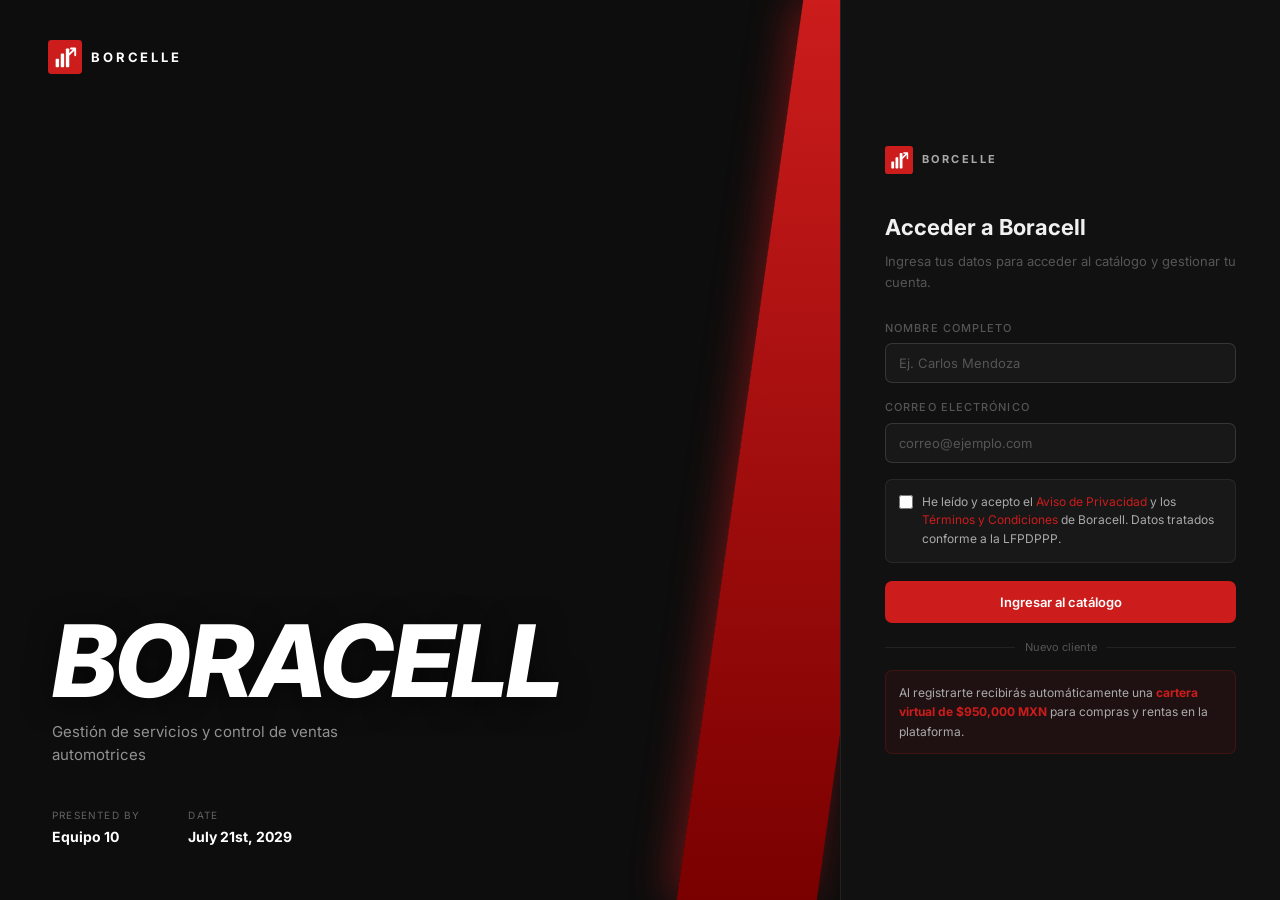
<file: index.html>
<!DOCTYPE html>
<html lang="es">
<head>
<meta charset="UTF-8">
<meta name="viewport" content="width=device-width, initial-scale=1.0">
<title>BORACELL — BMW</title>
<link rel="preconnect" href="https://fonts.googleapis.com">
<link href="https://fonts.googleapis.com/css2?family=Bebas+Neue&family=Inter:ital,wght@0,300;0,400;0,500;0,600;0,700;1,700;1,800&display=swap" rel="stylesheet">
<style>
/* ── TOKENS ── */
:root {
  --bg:   #0d0d0d;
  --bg1:  #111;
  --bg2:  #181818;
  --bg3:  #202020;
  --bg4:  #2a2a2a;
  --bdr:  rgba(255,255,255,0.07);
  --bdrm: rgba(255,255,255,0.13);
  --tx:   #f0f0f0;
  --tx2:  #aaa;
  --tx3:  #555;
  --red:  #cc1c1c;
  --red2: #e02020;
  --red3: #ff4444;
  --gold: #d4af37;
  --grn:  #30d158;
  --bad:  #ff453a;
  --ylw:  #ffd60a;
  --blu:  #1c69d4;
}
*,*::before,*::after{box-sizing:border-box;margin:0;padding:0}
html{scroll-behavior:smooth}
body{background:var(--bg);color:var(--tx);font-family:'Inter',-apple-system,sans-serif;font-size:14px;line-height:1.6;-webkit-font-smoothing:antialiased;overflow-x:hidden}
::-webkit-scrollbar{width:3px}
::-webkit-scrollbar-track{background:var(--bg1)}
::-webkit-scrollbar-thumb{background:var(--bg4);border-radius:3px}

/* ══ LOGIN ══ */
#login-screen{
  position:fixed;inset:0;z-index:1000;
  display:flex;align-items:stretch;
  background:var(--bg);
  transition:opacity .5s,visibility .5s;
}
#login-screen.hidden{opacity:0;visibility:hidden;pointer-events:none}

.ls-left{
  flex:1;position:relative;overflow:hidden;
  display:flex;flex-direction:column;justify-content:flex-end;
  padding:52px;min-height:100vh;
}
.ls-car-bg{
  position:absolute;inset:0;
  background-image:url('https://upload.wikimedia.org/wikipedia/commons/thumb/a/a9/2019_BMW_M3_Competition_%28F80%2C_facelift%29%2C_front_8.27.19.jpg/1280px-2019_BMW_M3_Competition_%28F80%2C_facelift%29%2C_front_8.27.19.jpg');
  background-size:cover;background-position:center 40%;
  filter:brightness(.35) saturate(.6);
}
.ls-overlay{
  position:absolute;inset:0;
  background:linear-gradient(135deg,rgba(13,13,13,.7) 0%,rgba(13,13,13,.2) 60%,transparent 100%);
}
.ls-slash{
  position:absolute;top:0;bottom:0;right:-40px;width:140px;
  background:linear-gradient(180deg,var(--red) 0%,#7a0000 100%);
  transform:skewX(-8deg);z-index:2;
  box-shadow:-8px 0 40px rgba(204,28,28,.45);
}

  /*Logo e INTR*/
.ls-logo{
  position:absolute;top:40px;left:48px;z-index:4;
  display:flex;align-items:center;gap:9px;
}
.ls-logo-icon{width:34px;height:34px}
.ls-logo-text{font-size:13px;font-weight:700;letter-spacing:.22em;text-transform:uppercase;color:#fff}

.ls-content{position:relative;z-index:3;margin-bottom:40px}
.ls-brand-title{
  font-family:'Inter',sans-serif;
  font-size:clamp(54px,8vw,100px);
  font-weight:800;font-style:italic;
  color:#fff;line-height:.9;letter-spacing:-.02em;margin-bottom:14px;
  text-shadow:0 4px 30px rgba(0,0,0,.6);
}
.ls-brand-sub{font-size:15px;font-weight:400;color:rgba(255,255,255,.55);line-height:1.55;max-width:320px}

.ls-meta{
  position:relative;z-index:3;
  display:flex;gap:48px;
}
.ls-meta-label{font-size:10px;color:rgba(255,255,255,.35);letter-spacing:.12em;text-transform:uppercase;margin-bottom:3px}
.ls-meta-val{font-size:14px;font-weight:700;color:#fff}

/* Login form panel */
.ls-right{
  width:440px;flex-shrink:0;
  background:var(--bg1);
  display:flex;flex-direction:column;justify-content:center;
  padding:56px 44px;
  border-left:1px solid var(--bdr);
  position:relative;z-index:5;
}
.ls-right-logo{display:flex;align-items:center;gap:9px;margin-bottom:36px}
.ls-right-logo-icon{width:28px;height:28px}
.ls-right-logo-text{font-size:11px;font-weight:700;letter-spacing:.22em;text-transform:uppercase;color:var(--tx2)}

.ls-form-title{font-size:22px;font-weight:700;color:var(--tx);margin-bottom:6px}
.ls-form-sub{font-size:13px;color:var(--tx3);margin-bottom:28px;line-height:1.55}

.form-group{margin-bottom:16px}
.form-label{display:block;font-size:11px;font-weight:500;letter-spacing:.1em;text-transform:uppercase;color:var(--tx3);margin-bottom:6px}
.form-input{
  width:100%;background:var(--bg2);color:var(--tx);
  border:1px solid var(--bdrm);border-radius:7px;
  padding:11px 13px;font-family:inherit;font-size:13px;
  outline:none;transition:border-color .15s;
}
.form-input:focus{border-color:var(--red)}
.form-input::placeholder{color:var(--tx3)}
.form-error{font-size:11px;color:var(--bad);margin-top:5px;display:none}
.form-error.show{display:block}

.privacy-box{
  background:var(--bg2);border:1px solid var(--bdr);
  border-radius:7px;padding:13px;margin-bottom:18px;
}
.privacy-check{display:flex;align-items:flex-start;gap:9px;cursor:pointer}
.privacy-check input[type=checkbox]{margin-top:2px;accent-color:var(--red);width:14px;height:14px;flex-shrink:0;cursor:pointer}
.privacy-check-label{font-size:12px;color:var(--tx2);line-height:1.55}
.privacy-check-label a{color:var(--red);text-decoration:none}
.privacy-check-label a:hover{text-decoration:underline}

.btn-login{
  width:100%;background:var(--red);color:#fff;border:none;
  border-radius:7px;padding:13px;font-family:inherit;
  font-size:13px;font-weight:600;cursor:pointer;transition:background .15s;margin-bottom:16px;
}
.btn-login:hover{background:var(--red2)}

.ls-divider{display:flex;align-items:center;gap:10px;margin-bottom:14px}
.ls-divider-line{flex:1;height:1px;background:var(--bdr)}
.ls-divider-text{font-size:11px;color:var(--tx3)}

.ls-wallet-note{
  background:rgba(204,28,28,.08);border:1px solid rgba(204,28,28,.2);
  border-radius:7px;padding:12px 13px;font-size:12px;color:var(--tx2);line-height:1.6;
}
.ls-wallet-note strong{color:var(--red)}

/* ══ APP ══ */
#app{display:none}
#app.visible{display:block}

/* NAV */
#nav{
  position:fixed;top:0;left:0;right:0;z-index:200;
  height:52px;
  background:rgba(13,13,13,.92);
  backdrop-filter:saturate(180%) blur(20px);
  border-bottom:1px solid var(--bdr);
  display:flex;align-items:center;
  justify-content:space-between;padding:0 40px;
}
.nav-logo-wrap{display:flex;align-items:center;gap:9px;cursor:pointer}
.nav-logo-icon{width:26px;height:26px}
.nav-logo-text{font-size:11px;font-weight:700;letter-spacing:.22em;text-transform:uppercase;color:var(--tx2)}
.nav-links{display:flex;gap:28px;list-style:none}
.nav-links a{font-size:12px;font-weight:400;color:var(--tx3);text-decoration:none;transition:color .15s}
.nav-links a:hover{color:var(--tx)}
.nav-right{display:flex;align-items:center;gap:8px}
.lang-toggle{display:flex;align-items:center;border:1px solid var(--bdrm);border-radius:6px;overflow:hidden}
.lang-btn{padding:4px 10px;font-family:inherit;font-size:11px;font-weight:500;text-transform:uppercase;cursor:pointer;border:none;background:none;color:var(--tx3);transition:all .15s}
.lang-btn.active{background:var(--red);color:#fff}
.lang-btn:hover:not(.active){color:var(--tx)}
.lang-sep{width:1px;background:var(--bdrm);height:14px}
.wallet-pill{display:flex;align-items:center;gap:7px;background:var(--bg2);border:1px solid var(--bdr);border-radius:8px;padding:5px 13px;cursor:pointer;transition:border-color .15s}
.wallet-pill:hover{border-color:var(--bdrm)}
.wp-label{font-size:9px;letter-spacing:.14em;color:var(--tx3);text-transform:uppercase}
.wp-amt{font-size:13px;font-weight:600;color:var(--tx)}
.btn-cart{background:var(--red);color:#fff;border:none;border-radius:8px;padding:6px 14px;font-family:inherit;font-size:12px;font-weight:500;cursor:pointer;display:flex;align-items:center;gap:6px;transition:background .15s}
.btn-cart:hover{background:var(--red2)}
.cart-badge{background:rgba(255,255,255,.2);color:#fff;font-size:9px;font-weight:700;width:16px;height:16px;border-radius:50%;display:flex;align-items:center;justify-content:center}

/* Backguond the car */
#hero{
  margin-top:52px;position:relative;overflow:hidden;
  min-height:90vh;display:flex;align-items:flex-end;padding-bottom:80px;
}
.hero-car-bg{
  position:absolute;inset:0;
  background-image:url('https://upload.wikimedia.org/wikipedia/commons/thumb/a/a9/2019_BMW_M3_Competition_%28F80%2C_facelift%29%2C_front_8.27.19.jpg/1280px-2019_BMW_M3_Competition_%28F80%2C_facelift%29%2C_front_8.27.19.jpg');
  background-size:cover;background-position:center 40%;
  filter:brightness(.32) saturate(.6);
}
.hero-grad{
  position:absolute;inset:0;
  background:linear-gradient(to right,rgba(13,13,13,.9) 0%,rgba(13,13,13,.5) 55%,rgba(13,13,13,.1) 100%);
}
.hero-slash{
  position:absolute;top:0;bottom:0;right:8%;width:200px;
  background:linear-gradient(180deg,#cc1c1c 0%,#7a0000 100%);
  transform:skewX(-8deg);z-index:2;opacity:.85;
  box-shadow:-10px 0 60px rgba(204,28,28,.4);
}
.hero-content{position:relative;z-index:3;padding:0 80px;max-width:680px}
.hero-eyebrow{font-size:11px;font-weight:500;letter-spacing:.24em;color:var(--red3);text-transform:uppercase;margin-bottom:18px}
.hero-title{
  font-family:'Inter',sans-serif;font-size:clamp(60px,9vw,118px);
  font-weight:800;font-style:italic;color:#fff;
  line-height:.88;letter-spacing:-.02em;margin-bottom:20px;
  text-shadow:0 6px 40px rgba(0,0,0,.7);
}
.hero-sub{font-size:16px;color:rgba(255,255,255,.5);font-weight:300;line-height:1.6;max-width:380px;margin-bottom:32px}
.hero-meta{display:flex;gap:48px;margin-bottom:32px}
.hm-label{font-size:10px;letter-spacing:.16em;text-transform:uppercase;color:rgba(255,255,255,.32);margin-bottom:3px}
.hm-val{font-size:14px;font-weight:700;color:#fff}
.hero-actions{display:flex;gap:12px}
.btn-hp{background:var(--red);color:#fff;border:none;border-radius:4px;padding:13px 30px;font-family:inherit;font-size:13px;font-weight:600;cursor:pointer;transition:background .15s}
.btn-hp:hover{background:var(--red2)}
.btn-hg{background:rgba(255,255,255,.07);color:#fff;border:1px solid rgba(255,255,255,.18);border-radius:4px;padding:13px 30px;font-family:inherit;font-size:13px;font-weight:500;cursor:pointer;transition:all .15s}
.btn-hg:hover{background:rgba(255,255,255,.12)}

/* TICKER */
.ticker{background:var(--red);overflow:hidden;padding:9px 0}
.ticker-track{display:flex;gap:52px;animation:tick 30s linear infinite;white-space:nowrap}
@keyframes tick{from{transform:translateX(0)}to{transform:translateX(-50%)}}
.ticker-item{font-size:11px;font-weight:500;letter-spacing:.1em;color:rgba(255,255,255,.85);flex-shrink:0}

/* BRAND BAR */
.brand-bar{background:var(--bg1);border-bottom:1px solid var(--bdr);padding:20px 80px;display:flex;align-items:center;gap:20px}
.brand-bar-label{font-size:10px;letter-spacing:.22em;text-transform:uppercase;color:var(--tx3);white-space:nowrap}
.brand-list{display:flex;align-items:center}
.brand-chip{display:flex;align-items:center;gap:10px;padding:10px 28px;cursor:pointer;border:1px solid var(--bdr);border-right:none;transition:all .15s}
.brand-chip:last-child{border-right:1px solid var(--bdr)}
.brand-chip:hover:not(.active){background:var(--bg2)}
.brand-chip.active{background:var(--bg2);border-color:var(--bdrm);position:relative}
.brand-chip.active::after{content:'';position:absolute;bottom:-1px;left:0;right:0;height:2px;background:var(--red)}
.bmw-roundel{width:36px;height:36px;flex-shrink:0}
.brand-chip-name{font-size:13px;font-weight:600;color:var(--tx)}

/* SECTIONS */
.section{padding:80px}
.section-header{display:flex;align-items:flex-end;justify-content:space-between;margin-bottom:40px;padding-bottom:16px;border-bottom:1px solid var(--bdr)}
.sec-eye{font-size:11px;letter-spacing:.22em;color:var(--red);text-transform:uppercase;margin-bottom:6px;font-weight:500}
.sec-ttl{font-family:'Bebas Neue',sans-serif;font-size:clamp(28px,3vw,46px);letter-spacing:.06em;color:var(--tx);line-height:1}

/* VEHICLE CARDS */
.v-grid{display:grid;grid-template-columns:repeat(3,1fr);gap:1px;background:var(--bdr);border:1px solid var(--bdr);border-radius:12px;overflow:hidden}
.v-card{background:var(--bg1);display:flex;flex-direction:column;transition:background .2s}
.v-card:hover{background:var(--bg2)}
.v-card:hover .v-img{transform:scale(1.04)}
.v-img-wrap{height:210px;overflow:hidden;position:relative;background:var(--bg2)}
.v-img{width:100%;height:100%;object-fit:cover;display:block;transition:transform .6s ease;filter:brightness(.8)}
.v-img-fb{width:100%;height:100%;display:flex;align-items:center;justify-content:center;font-family:'Bebas Neue',sans-serif;font-size:44px;color:var(--bg4)}
.v-avail{position:absolute;top:12px;left:12px;font-size:9px;font-weight:600;letter-spacing:.12em;text-transform:uppercase;padding:3px 9px;border-radius:20px}
.avail-y{background:rgba(48,209,88,.12);color:var(--grn);border:1px solid rgba(48,209,88,.25)}
.avail-n{background:rgba(255,69,58,.12);color:var(--bad);border:1px solid rgba(255,69,58,.25)}
.v-accent{height:2px;background:linear-gradient(90deg,var(--red) 0%,transparent 100%)}
.v-body{padding:20px 22px 22px;flex:1;display:flex;flex-direction:column}
.v-brand{font-size:10px;font-weight:500;letter-spacing:.16em;color:var(--tx3);text-transform:uppercase;margin-bottom:4px}
.v-name{font-family:'Bebas Neue',sans-serif;font-size:24px;letter-spacing:.06em;color:var(--tx);line-height:1;margin-bottom:4px}
.v-engine{font-size:12px;color:var(--tx3);margin-bottom:16px}
.v-colors{display:flex;align-items:center;gap:6px;margin-bottom:16px}
.v-clabel{font-size:10px;letter-spacing:.1em;color:var(--tx3);text-transform:uppercase;margin-right:4px}
.vcdot{width:14px;height:14px;border-radius:50%;border:2px solid transparent;cursor:pointer;transition:border-color .15s}
.vcdot:hover,.vcdot.on{border-color:rgba(255,255,255,.6)}
.v-divider{border:none;border-top:1px solid var(--bdr);margin:0 0 16px}
.v-prices{display:flex;justify-content:space-between;align-items:flex-end;margin-bottom:16px}
.vp-label{font-size:10px;letter-spacing:.1em;text-transform:uppercase;color:var(--tx3);margin-bottom:2px}
.vp-main{font-size:18px;font-weight:700;color:var(--tx);line-height:1}
.vp-usd{font-size:11px;color:var(--tx3);margin-top:2px}
.vp-rent{font-size:14px;font-weight:600;color:var(--tx2)}
.vp-rent-usd{font-size:11px;color:var(--tx3);margin-top:2px}
.v-actions{display:flex;gap:8px;margin-top:auto}
.v-btn-buy{flex:1;background:var(--red);color:#fff;border:none;border-radius:7px;padding:10px;font-family:inherit;font-size:12px;font-weight:600;cursor:pointer;transition:background .15s}
.v-btn-buy:hover{background:var(--red2)}
.v-btn-buy:disabled{background:var(--bg4);color:var(--tx3);cursor:not-allowed}
.v-btn-rent{flex:1;background:var(--bg3);color:var(--tx);border:1px solid var(--bdrm);border-radius:7px;padding:10px;font-family:inherit;font-size:12px;font-weight:500;cursor:pointer;transition:all .15s}
.v-btn-rent:hover{background:var(--bg4)}
.v-btn-rent:disabled{color:var(--tx3);cursor:not-allowed}
.v-btn-detail{background:var(--bg3);color:var(--tx2);border:1px solid var(--bdr);border-radius:7px;padding:10px 13px;font-family:inherit;font-size:12px;cursor:pointer;transition:all .15s}
.v-btn-detail:hover{background:var(--bg4);color:var(--tx)}

/* FACTORY */
.factory-wrap{background:var(--bg1)}
.factory-header-bar{background:linear-gradient(90deg,#1a0000 0%,var(--bg1) 100%);border-top:1px solid var(--bdr);border-bottom:1px solid var(--bdr);padding:14px 80px;display:flex;align-items:center;gap:16px}
.fhb-tag{font-size:10px;letter-spacing:.22em;text-transform:uppercase;color:var(--gold);font-weight:600;white-space:nowrap}
.fhb-desc{font-size:12px;color:var(--tx3)}
.fac-grid{display:grid;grid-template-columns:repeat(3,1fr);gap:1px;background:var(--bdr);border:1px solid var(--bdr);border-radius:12px;overflow:hidden}
.fac-card{background:var(--bg1);cursor:pointer;transition:background .2s}
.fac-card:hover{background:var(--bg2)}
.fac-card:hover .fac-img{transform:scale(1.04)}
.fac-img-wrap{height:200px;overflow:hidden;position:relative;background:var(--bg2)}
.fac-img{width:100%;height:100%;object-fit:cover;display:block;transition:transform .6s ease;filter:brightness(.75)}
.fac-fb{width:100%;height:100%;display:flex;align-items:center;justify-content:center;font-family:'Bebas Neue',sans-serif;font-size:44px;color:var(--bg4)}
.fac-bar{height:2px;background:linear-gradient(90deg,var(--red) 0%,var(--gold) 100%)}
.fac-body{padding:18px 20px 22px}
.fac-tag-pill{display:inline-block;font-size:9px;font-weight:600;letter-spacing:.16em;text-transform:uppercase;background:rgba(212,175,55,.1);color:var(--gold);border:1px solid rgba(212,175,55,.2);padding:3px 9px;border-radius:20px;margin-bottom:10px}
.fac-name{font-family:'Bebas Neue',sans-serif;font-size:22px;letter-spacing:.06em;color:var(--tx);margin-bottom:2px}
.fac-engine{font-size:11px;color:var(--tx3);margin-bottom:14px}
.fac-specs-mini{display:grid;grid-template-columns:1fr 1fr;gap:8px 12px;margin-bottom:14px}
.fsm-k{font-size:10px;letter-spacing:.08em;text-transform:uppercase;color:var(--tx3)}
.fsm-v{font-size:12px;font-weight:600;color:var(--tx2);margin-top:1px}
.fac-footer{display:flex;justify-content:space-between;align-items:flex-end;padding-top:12px;border-top:1px solid var(--bdr)}
.fac-pl{font-size:10px;letter-spacing:.1em;text-transform:uppercase;color:var(--tx3)}
.fac-pv{font-size:17px;font-weight:700;color:var(--tx)}
.fac-pv-usd{font-size:11px;color:var(--tx3)}
.fac-units{font-size:10px;font-weight:600;text-transform:uppercase;letter-spacing:.1em}
.fu-y{color:var(--grn)} .fu-n{color:var(--bad)}

/* PROMOS */
.promos-grid{display:grid;grid-template-columns:repeat(3,1fr);gap:1px;background:var(--bdr);border:1px solid var(--bdr);border-radius:12px;overflow:hidden}
.promo-card{background:var(--bg1);padding:32px 28px;transition:background .2s}
.promo-card:hover{background:var(--bg2)}
.promo-bar{height:2px;width:28px;margin-bottom:18px}
.pb-r{background:var(--red)} .pb-g{background:var(--gold)} .pb-gn{background:var(--grn)}
.promo-eyebrow{font-size:10px;letter-spacing:.18em;text-transform:uppercase;color:var(--tx3);margin-bottom:8px}
.promo-card h3{font-family:'Bebas Neue',sans-serif;font-size:22px;letter-spacing:.06em;color:var(--tx);margin-bottom:8px;line-height:1.1}
.promo-card p{font-size:12px;color:var(--tx2);line-height:1.7;margin-bottom:18px}
.promo-value{font-family:'Bebas Neue',sans-serif;font-size:48px;line-height:1;color:var(--tx);margin-bottom:4px}
.promo-until{font-size:10px;color:var(--tx3);letter-spacing:.1em;text-transform:uppercase}

/* MECHANICS */
.mech-grid{display:grid;grid-template-columns:repeat(3,1fr);gap:1px;background:var(--bdr);border:1px solid var(--bdr);border-radius:12px;overflow:hidden}
.mech-card{background:var(--bg1);padding:30px 26px;transition:background .2s}
.mech-card:hover{background:var(--bg2)}
.mech-num{font-family:'Bebas Neue',sans-serif;font-size:36px;color:var(--bg4);line-height:1;margin-bottom:10px}
.mech-card h3{font-size:13px;font-weight:600;color:var(--tx);margin-bottom:8px}
.mech-card p{font-size:12px;color:var(--tx2);line-height:1.75;margin-bottom:12px}
.mech-price{font-size:13px;font-weight:600;color:var(--red3)}

/* FOOTER */
footer{background:var(--bg1);padding:56px 80px 28px;border-top:1px solid var(--bdr)}
.footer-top{display:grid;grid-template-columns:1.6fr 1fr 1fr;gap:52px;padding-bottom:44px;border-bottom:1px solid var(--bdr);margin-bottom:24px}
.f-logo-wrap{display:flex;align-items:center;gap:9px;margin-bottom:12px}
.f-logo-icon{width:24px;height:24px}
.f-logo-text{font-size:11px;font-weight:700;letter-spacing:.22em;text-transform:uppercase;color:var(--tx2)}
.f-tagline{font-size:12px;color:var(--tx3);line-height:1.8;max-width:220px}
.f-col h4{font-size:10px;letter-spacing:.22em;text-transform:uppercase;color:var(--tx2);font-weight:600;margin-bottom:14px}
.f-col ul{list-style:none}
.f-col ul li{margin-bottom:7px}
.f-col ul li a{font-size:12px;color:var(--tx3);text-decoration:none;transition:color .15s}
.f-col ul li a:hover{color:var(--tx2)}
.footer-bottom{display:flex;align-items:center;justify-content:space-between}
.f-copy{font-size:11px;color:var(--tx3)}
.f-legal{display:flex;gap:16px}
.f-legal a{font-size:11px;color:var(--tx3);text-decoration:none}
.f-legal a:hover{color:var(--tx2)}

/* OVERLAYS & MODALS */
.overlay{position:fixed;inset:0;z-index:300;background:rgba(0,0,0,.75);display:none;align-items:center;justify-content:center;padding:20px;backdrop-filter:blur(8px)}
.overlay.open{display:flex}

/* Vehicle modal */
.v-modal{background:var(--bg2);width:100%;max-width:840px;max-height:92vh;overflow-y:auto;border:1px solid var(--bdrm);border-radius:16px;position:relative;box-shadow:0 20px 60px rgba(0,0,0,.8)}
.modal-close{position:absolute;top:14px;right:14px;z-index:2;width:28px;height:28px;background:var(--bg4);border:none;border-radius:50%;cursor:pointer;font-size:13px;color:var(--tx2);display:flex;align-items:center;justify-content:center;transition:all .15s}
.modal-close:hover{background:rgba(255,255,255,.12);color:var(--tx)}
.m-layout{display:grid;grid-template-columns:1fr 1fr}
.m-photo{min-height:380px;overflow:hidden;background:var(--bg3);border-radius:16px 0 0 16px;display:flex;align-items:center;justify-content:center}
.m-photo img{width:100%;height:100%;object-fit:cover;display:block;border-radius:16px 0 0 16px;filter:brightness(.75)}
.m-photo-fb{font-family:'Bebas Neue',sans-serif;font-size:60px;color:var(--bg4)}
.m-content{padding:32px 28px;overflow-y:auto;max-height:92vh}
.m-eyebrow{font-size:10px;font-weight:500;letter-spacing:.2em;text-transform:uppercase;color:var(--red3);margin-bottom:4px}
.m-title{font-family:'Bebas Neue',sans-serif;font-size:38px;letter-spacing:.06em;line-height:1;color:var(--tx);margin-bottom:2px}
.m-subtitle{font-size:12px;color:var(--tx3);margin-bottom:22px}
.m-specs-title{font-size:10px;font-weight:600;letter-spacing:.18em;text-transform:uppercase;color:var(--tx3);margin-bottom:8px}
.m-spec{display:flex;justify-content:space-between;padding:7px 0;border-bottom:1px solid var(--bdr);font-size:13px}
.m-spec-k{color:var(--tx3)} .m-spec-v{color:var(--tx);font-weight:500}
.m-color-title{font-size:10px;font-weight:600;letter-spacing:.18em;text-transform:uppercase;color:var(--tx3);margin:18px 0 10px}
.m-colors{display:flex;gap:8px;flex-wrap:wrap}
.mc-opt{display:flex;flex-direction:column;align-items:center;gap:4px;cursor:pointer}
.mc-sw{width:24px;height:24px;border-radius:50%;border:2px solid transparent;transition:border-color .15s}
.mc-sw:hover,.mc-sw.sel{border-color:rgba(255,255,255,.7)}
.mc-nm{font-size:9px;color:var(--tx3);max-width:52px;text-align:center;line-height:1.2}
.m-price-section{display:flex;justify-content:space-between;align-items:flex-start;padding:16px 0;border-top:1px solid var(--bdr);border-bottom:1px solid var(--bdr);margin:18px 0}
.mprice-label{font-size:10px;font-weight:500;letter-spacing:.14em;text-transform:uppercase;color:var(--tx3);margin-bottom:3px}
.mprice-buy{font-size:24px;font-weight:700;color:var(--tx);line-height:1}
.mprice-buy-usd{font-size:12px;color:var(--tx3);margin-top:2px}
.mprice-rent{font-size:16px;font-weight:600;color:var(--tx2);text-align:right}
.mprice-rent-usd{font-size:12px;color:var(--tx3);text-align:right;margin-top:2px}
.m-actions{display:flex;gap:8px}
.ma-buy{flex:1;background:var(--red);color:#fff;border:none;border-radius:7px;padding:12px;font-family:inherit;font-size:13px;font-weight:600;cursor:pointer;transition:background .15s}
.ma-buy:hover{background:var(--red2)}
.ma-buy:disabled{background:var(--bg4);color:var(--tx3);cursor:not-allowed}
.ma-rent{flex:1;background:var(--bg3);color:var(--tx);border:1px solid var(--bdrm);border-radius:7px;padding:12px;font-family:inherit;font-size:13px;font-weight:500;cursor:pointer;transition:all .15s}
.ma-rent:hover{background:var(--bg4)}
.ma-rent:disabled{color:var(--tx3);cursor:not-allowed}
.m-units{margin-top:10px;font-size:11px;letter-spacing:.08em}
.unit-ok{color:var(--grn)} .unit-no{color:var(--bad)}

/* Cart */
.cart-box{background:var(--bg2);width:100%;max-width:580px;max-height:92vh;overflow-y:auto;border:1px solid var(--bdrm);border-radius:16px;box-shadow:0 20px 60px rgba(0,0,0,.8)}
.cart-head{padding:20px 24px;border-bottom:1px solid var(--bdr);display:flex;align-items:center;justify-content:space-between;position:sticky;top:0;background:var(--bg2);border-radius:16px 16px 0 0;z-index:2}
.cart-title{font-family:'Bebas Neue',sans-serif;font-size:22px;letter-spacing:.08em;color:var(--tx)}
.cart-items{padding:20px 24px}
.cart-empty{text-align:center;padding:48px 0;font-size:12px;color:var(--tx3);letter-spacing:.12em;text-transform:uppercase}
.cart-row{display:flex;justify-content:space-between;align-items:flex-start;padding:14px 0;border-bottom:1px solid var(--bdr);gap:12px}
.cr-name{font-size:14px;font-weight:600;color:var(--tx);margin-bottom:2px}
.cr-detail{font-size:11px;color:var(--tx3)}
.cr-arrival{font-size:11px;color:var(--tx2);margin-top:4px}
.cr-badge{display:inline-block;margin-top:5px;font-size:9px;font-weight:600;letter-spacing:.14em;text-transform:uppercase;padding:3px 8px;border-radius:20px}
.crb-buy{background:rgba(204,28,28,.12);color:var(--red3);border:1px solid rgba(204,28,28,.25)}
.crb-rent{background:rgba(212,175,55,.1);color:var(--gold);border:1px solid rgba(212,175,55,.2)}
.cr-right{text-align:right;flex-shrink:0}
.cr-price{font-size:15px;font-weight:700;color:var(--tx)}
.cr-price-usd{font-size:11px;color:var(--tx3);margin-top:1px}
.cr-remove{font-size:10px;color:var(--bad);cursor:pointer;background:none;border:none;font-family:inherit;margin-top:4px;display:block}
.cart-summary{padding:18px 24px;border-top:1px solid var(--bdr)}
.cs-row{display:flex;justify-content:space-between;align-items:center;margin-bottom:6px}
.cs-label{font-size:11px;letter-spacing:.12em;text-transform:uppercase;color:var(--tx3)}
.cs-total{font-size:26px;font-weight:700;color:var(--tx)}
.cs-total-usd{font-size:12px;color:var(--tx3);text-align:right;margin-top:2px}
.cs-wallet{font-size:14px;font-weight:600;color:var(--tx2)}
.wallet-status{padding:10px 14px;font-size:12px;margin:12px 0;border-radius:8px}
.ws-ok{background:rgba(48,209,88,.08);border:1px solid rgba(48,209,88,.2);color:var(--grn)}
.ws-fail{background:rgba(255,69,58,.08);border:1px solid rgba(255,69,58,.2);color:var(--bad)}
.btn-confirm{width:100%;background:var(--red);color:#fff;border:none;border-radius:7px;padding:13px;font-family:inherit;font-size:13px;font-weight:600;cursor:pointer;transition:background .15s;margin-bottom:8px}
.btn-confirm:hover{background:var(--red2)}
.btn-confirm:disabled{background:var(--bg4);color:var(--tx3);cursor:not-allowed}

/* Order panel */
.order-panel{background:var(--bg2);width:100%;max-width:620px;max-height:92vh;overflow-y:auto;border:1px solid var(--bdrm);border-radius:16px;box-shadow:0 20px 60px rgba(0,0,0,.8)}
.op-header{padding:22px 26px 18px;border-bottom:1px solid var(--bdr);display:flex;align-items:center;justify-content:space-between;position:sticky;top:0;background:var(--bg2);border-radius:16px 16px 0 0;z-index:2}
.op-title{font-family:'Bebas Neue',sans-serif;font-size:22px;letter-spacing:.08em;color:var(--tx)}
.op-body{padding:24px 26px}
.op-status-bar{display:flex;align-items:center;margin-bottom:28px;padding:16px 20px;background:var(--bg3);border-radius:10px;border:1px solid var(--bdr)}
.op-step{display:flex;flex-direction:column;align-items:center;flex:1;position:relative}
.op-step:not(:last-child)::after{content:'';position:absolute;top:12px;left:calc(50% + 14px);right:calc(-50% + 14px);height:1px;background:var(--bdr)}
.op-step.done::after{background:var(--grn)}
.op-dot{width:24px;height:24px;border-radius:50%;background:var(--bg4);border:1px solid var(--bdr);display:flex;align-items:center;justify-content:center;font-size:10px;color:var(--tx3);margin-bottom:6px}
.op-step.done .op-dot{background:var(--grn);border-color:var(--grn);color:#000;font-weight:700}
.op-step.active .op-dot{background:var(--red);border-color:var(--red);color:#fff;font-weight:700}
.op-step-label{font-size:10px;color:var(--tx3);letter-spacing:.06em;text-align:center}
.op-step.done .op-step-label,.op-step.active .op-step-label{color:var(--tx2)}
.op-section{margin-bottom:22px}
.op-section-title{font-size:10px;font-weight:600;letter-spacing:.18em;text-transform:uppercase;color:var(--tx3);margin-bottom:12px;padding-bottom:8px;border-bottom:1px solid var(--bdr)}
.op-row{display:flex;justify-content:space-between;align-items:flex-start;padding:8px 0;border-bottom:1px solid rgba(255,255,255,.03);font-size:13px}
.op-row:last-child{border-bottom:none}
.op-key{color:var(--tx3)}
.op-val{color:var(--tx);font-weight:500;text-align:right;max-width:55%}
.op-val.gn{color:var(--grn)} .op-val.yl{color:var(--ylw)} .op-val.rv{color:var(--red3)} .op-val.bl{color:#60aaff}
.op-policy{background:var(--bg3);border:1px solid var(--bdr);border-radius:10px;padding:14px 16px;margin-bottom:20px}
.op-policy-title{font-size:10px;font-weight:600;letter-spacing:.14em;text-transform:uppercase;color:var(--tx3);margin-bottom:8px}
.op-policy p{font-size:12px;color:var(--tx2);line-height:1.65}
.op-actions{display:flex;gap:10px;margin-top:4px}
.op-btn-cancel{flex:1;background:rgba(255,69,58,.1);color:var(--bad);border:1px solid rgba(255,69,58,.25);border-radius:7px;padding:11px;font-family:inherit;font-size:12px;font-weight:500;cursor:pointer;transition:all .15s}
.op-btn-cancel:hover{background:rgba(255,69,58,.18)}
.op-btn-cancel:disabled{opacity:.35;cursor:not-allowed}
.op-btn-close{flex:1;background:var(--bg3);color:var(--tx2);border:1px solid var(--bdrm);border-radius:7px;padding:11px;font-family:inherit;font-size:12px;font-weight:500;cursor:pointer;transition:all .15s}
.op-btn-close:hover{background:var(--bg4);color:var(--tx)}

/* Toast */
.toast{position:fixed;bottom:22px;right:22px;z-index:600;background:var(--bg3);color:var(--tx);border:1px solid var(--bdrm);padding:14px 18px;max-width:300px;border-radius:12px;box-shadow:0 4px 20px rgba(0,0,0,.5);transform:translateY(12px);opacity:0;pointer-events:none;transition:all .25s}
.toast.show{transform:translateY(0);opacity:1}
.toast-title{font-size:12px;font-weight:600;color:var(--tx);margin-bottom:3px}
.toast-msg{font-size:12px;color:var(--tx3);line-height:1.5}

@media(max-width:960px){
  #nav{padding:0 20px}
  .nav-links{display:none}
  .section,.factory-header-bar,footer,.brand-bar{padding-left:24px;padding-right:24px}
  .v-grid,.fac-grid,.promos-grid,.mech-grid{grid-template-columns:1fr}
  .footer-top{grid-template-columns:1fr 1fr;gap:24px}
  .m-layout{grid-template-columns:1fr}
  .m-photo{min-height:200px;border-radius:16px 16px 0 0}
  .m-photo img{border-radius:16px 16px 0 0}
  .ls-left{display:none}
  .ls-right{width:100%;border-left:none}
  #hero{min-height:75vh}
  .hero-content{padding:0 28px}
  .hero-slash{display:none}
}
</style>
</head>
<body>

<!--  LOGIN  -->
<div id="login-screen">
  <div class="ls-left">
    <div class="ls-car-bg"></div>
    <div class="ls-overlay"></div>
    <div class="ls-slash"></div>
    <div class="ls-logo">
      <svg class="ls-logo-icon" viewBox="0 0 40 40" fill="none"><rect width="40" height="40" rx="4" fill="#cc1c1c"/><rect x="9" y="22" width="4" height="10" rx="1" fill="white"/><rect x="15" y="16" width="4" height="16" rx="1" fill="white"/><rect x="21" y="10" width="4" height="22" rx="1" fill="white"/><path d="M27 10 L32 10 L32 18 M32 10 L25 17" stroke="white" stroke-width="2.2" stroke-linecap="round" stroke-linejoin="round"/></svg>
      <span class="ls-logo-text">Borcelle</span>
    </div>
    <div class="ls-content">
      <div class="ls-brand-title">BORACELL</div>
      <div class="ls-brand-sub">Gestión de servicios y control de ventas automotrices</div>
    </div>
    <div class="ls-meta">
      <div><div class="ls-meta-label">Presented by</div><div class="ls-meta-val">Equipo 10</div></div>
      <div><div class="ls-meta-label">Date</div><div class="ls-meta-val">July 21st, 2029</div></div>
    </div>
  </div>

  <div class="ls-right">
    <div class="ls-right-logo">
      <svg class="ls-right-logo-icon" viewBox="0 0 40 40" fill="none"><rect width="40" height="40" rx="4" fill="#cc1c1c"/><rect x="9" y="22" width="4" height="10" rx="1" fill="white"/><rect x="15" y="16" width="4" height="16" rx="1" fill="white"/><rect x="21" y="10" width="4" height="22" rx="1" fill="white"/><path d="M27 10 L32 10 L32 18 M32 10 L25 17" stroke="white" stroke-width="2.2" stroke-linecap="round" stroke-linejoin="round"/></svg>
      <span class="ls-right-logo-text">Borcelle</span>
    </div>
    <div class="ls-form-title">Acceder a Boracell</div>
    <div class="ls-form-sub">Ingresa tus datos para acceder al catálogo y gestionar tu cuenta.</div>
    <form id="login-form" novalidate>
      <div class="form-group">
        <label class="form-label" for="login-name">Nombre completo</label>
        <input class="form-input" type="text" id="login-name" placeholder="Ej. Carlos Mendoza" autocomplete="name">
        <div class="form-error" id="err-name">Por favor ingresa tu nombre completo.</div>
      </div>
      <div class="form-group">
        <label class="form-label" for="login-email">Correo electrónico</label>
        <input class="form-input" type="email" id="login-email" placeholder="correo@ejemplo.com" autocomplete="email">
        <div class="form-error" id="err-email">Ingresa un correo electrónico válido.</div>
      </div>
      <div class="privacy-box">
        <label class="privacy-check">
          <input type="checkbox" id="login-privacy">
          <span class="privacy-check-label">He leído y acepto el <a href="#" onclick="return false">Aviso de Privacidad</a> y los <a href="#" onclick="return false">Términos y Condiciones</a> de Boracell. Datos tratados conforme a la LFPDPPP.</span>
        </label>
        <div class="form-error" id="err-privacy" style="margin-top:8px">Debes aceptar el aviso de privacidad para continuar.</div>
      </div>
      <button type="submit" class="btn-login">Ingresar al catálogo</button>
      <div class="ls-divider"><div class="ls-divider-line"></div><span class="ls-divider-text">Nuevo cliente</span><div class="ls-divider-line"></div></div>
      <div class="ls-wallet-note">Al registrarte recibirás automáticamente una <strong>cartera virtual de $950,000 MXN</strong> para compras y rentas en la plataforma.</div>
    </form>
  </div>
</div>

<!-- APP -->
<div id="app">

<nav id="nav">
  <div class="nav-logo-wrap" onclick="window.scrollTo({top:0,behavior:'smooth'})">
    <svg class="nav-logo-icon" viewBox="0 0 40 40" fill="none"><rect width="40" height="40" rx="4" fill="#cc1c1c"/><rect x="9" y="22" width="4" height="10" rx="1" fill="white"/><rect x="15" y="16" width="4" height="16" rx="1" fill="white"/><rect x="21" y="10" width="4" height="22" rx="1" fill="white"/><path d="M27 10 L32 10 L32 18 M32 10 L25 17" stroke="white" stroke-width="2.2" stroke-linecap="round" stroke-linejoin="round"/></svg>
    <span class="nav-logo-text">Borcelle</span>
  </div>
  <ul class="nav-links">
    <li><a href="#cars"      data-es="Autos"    data-en="Cars">Autos</a></li>
    <li><a href="#factory"   data-es="Fábrica"  data-en="Factory">Fábrica</a></li>
    <li><a href="#mechanics" data-es="Mecánica" data-en="Mechanics">Mecánica</a></li>
  </ul>
  <div class="nav-right">
    <div class="lang-toggle">
      <button class="lang-btn active" id="btn-es" onclick="setLang('es')">ES</button>
      <div class="lang-sep"></div>
      <button class="lang-btn" id="btn-en" onclick="setLang('en')">EN</button>
    </div>
    <div class="wallet-pill" onclick="openCart()">
      <span class="wp-label" data-es="Cartera" data-en="Wallet">Cartera</span>
      <span class="wp-amt" id="wallet-display">$950,000 MXN</span>
    </div>
    <button class="btn-cart" onclick="openCart()">
      <span data-es="Carrito" data-en="Cart">Carrito</span>
      <span class="cart-badge" id="cart-count">0</span>
    </button>
  </div>
</nav>

<section id="hero">
  <div class="hero-car-bg"></div>
  <div class="hero-grad"></div>
  <div class="hero-slash"></div>
  <div class="hero-content">
    <div class="hero-eyebrow" data-es="Distribuidor Certificado BMW — México" data-en="Certified BMW Dealer — Mexico">Distribuidor Certificado BMW — México</div>
    <h1 class="hero-title">BORACELL</h1>
    <p class="hero-sub" data-es="Gestión de servicios y control de ventas automotrices. Compra, renta y servicio certificado BMW." data-en="Automotive sales management and service control. Purchase, rental and certified BMW service.">Gestión de servicios y control de ventas automotrices. Compra, renta y servicio certificado BMW.</p>
    <div class="hero-meta">
      <div><div class="hm-label" data-es="Presentado por" data-en="Presented by">Presentado por</div><div class="hm-val">Equipo 10</div></div>
      <div><div class="hm-label">BMW · México</div><div class="hm-val" data-es="Región Noreste" data-en="Northeast Region">Región Noreste</div></div>
    </div>
    <div class="hero-actions">
      <button class="btn-hp" onclick="document.getElementById('cars').scrollIntoView({behavior:'smooth'})" data-es="Ver Catálogo" data-en="View Catalog">Ver Catálogo</button>
      <button class="btn-hg" onclick="document.getElementById('factory').scrollIntoView({behavior:'smooth'})" data-es="Fábrica" data-en="Factory">Fábrica</button>
    </div>
  </div>
</section>

<div class="ticker"><div class="ticker-track" id="ticker-track"></div></div>

<div class="brand-bar">
  <span class="brand-bar-label" data-es="Marcas" data-en="Brands">Marcas</span>
  <div class="brand-list">
    <div class="brand-chip active">
      <svg class="bmw-roundel" viewBox="0 0 72 72" fill="none">
        <circle cx="36" cy="36" r="35.5" fill="#111" stroke="#333" stroke-width=".5"/>
        <circle cx="36" cy="36" r="30" fill="white"/>
        <path d="M36 36 L36 7 A29 29 0 0 0 7 36 Z" fill="white"/>
        <path d="M36 36 L65 36 A29 29 0 0 0 36 7 Z" fill="#1c69d4"/>
        <path d="M36 36 L36 65 A29 29 0 0 0 65 36 Z" fill="white"/>
        <path d="M36 36 L7 36 A29 29 0 0 0 36 65 Z" fill="#1c69d4"/>
        <circle cx="36" cy="36" r="29" fill="none" stroke="white" stroke-width="1.5"/>
        <circle cx="36" cy="36" r="30.5" fill="none" stroke="white" stroke-width="1"/>
        <text x="36" y="13" text-anchor="middle" font-family="Helvetica Neue,Helvetica,Arial,sans-serif" font-size="7.5" font-weight="800" fill="white" letter-spacing="1.8">BMW</text>
      </svg>
      <span class="brand-chip-name">BMW</span>
    </div>
  </div>
</div>

<section class="section" id="cars">
  <div class="section-header">
    <div><div class="sec-eye" data-es="Catálogo 2024" data-en="2024 Catalog">Catálogo 2024</div><h2 class="sec-ttl" data-es="Vehículos BMW" data-en="BMW Vehicles">Vehículos BMW</h2></div>
  </div>
  <div class="v-grid" id="v-grid"></div>
</section>

<div class="factory-wrap" id="factory">
  <div class="factory-header-bar">
    <span class="fhb-tag" data-es="Producción Boracell" data-en="Boracell Production">Producción Boracell</span>
    <span class="fhb-desc" data-es="Modelos fabricados en nuestra planta con disponibilidad garantizada y entrega prioritaria." data-en="Models manufactured at our plant with guaranteed availability and priority delivery.">Modelos fabricados en nuestra planta con disponibilidad garantizada y entrega prioritaria.</span>
  </div>
  <div class="section">
    <div class="section-header">
      <div><div class="sec-eye" data-es="Fabricación Propia" data-en="In-House Manufacturing">Fabricación Propia</div><h2 class="sec-ttl">Factory</h2></div>
    </div>
    <div class="fac-grid" id="fac-grid"></div>
  </div>
</div>

<section class="section" id="promos" style="background:var(--bg1)">
  <div class="section-header">
    <div><div class="sec-eye" data-es="Ofertas Especiales" data-en="Special Offers">Ofertas Especiales</div><h2 class="sec-ttl" data-es="Promociones" data-en="Promotions">Promociones</h2></div>
  </div>
  <div class="promos-grid">
    <div class="promo-card">
      <div class="promo-bar pb-r"></div>
      <div class="promo-eyebrow" data-es="Compra" data-en="Purchase">Compra</div>
      <h3 data-es="Serie 3 — Precio de Temporada" data-en="Series 3 — Seasonal Price">Serie 3 — Precio de Temporada</h3>
      <p data-es="Adquiere el BMW Serie 3 2024 con descuento exclusivo. Incluye mantenimiento 2 años y seguro a todo riesgo." data-en="Get the BMW Series 3 2024 at an exclusive discount. Includes 2-year maintenance and full coverage.">Adquiere el BMW Serie 3 2024 con descuento exclusivo. Incluye mantenimiento 2 años y seguro a todo riesgo.</p>
      <div class="promo-value">-8%</div>
      <div class="promo-until" data-es="Válido hasta 31 dic 2025" data-en="Valid until Dec 31 2025">Válido hasta 31 dic 2025</div>
    </div>
    <div class="promo-card">
      <div class="promo-bar pb-g"></div>
      <div class="promo-eyebrow" data-es="Renta" data-en="Rental">Renta</div>
      <h3 data-es="Renta Semanal Reducida" data-en="Reduced Weekly Rental">Renta Semanal Reducida</h3>
      <p data-es="Renta cualquier modelo Serie M por 7 días con tarifa reducida. Kilometraje ilimitado incluido." data-en="Rent any M Series model for 7 days at a reduced rate. Unlimited mileage included.">Renta cualquier modelo Serie M por 7 días con tarifa reducida. Kilometraje ilimitado incluido.</p>
      <div class="promo-value">-15%</div>
      <div class="promo-until" data-es="Solo modelos Serie M" data-en="M Series models only">Solo modelos Serie M</div>
    </div>
    <div class="promo-card">
      <div class="promo-bar pb-gn"></div>
      <div class="promo-eyebrow" data-es="Cartera" data-en="Wallet">Cartera</div>
      <h3 data-es="Saldo de Bienvenida" data-en="Welcome Balance">Saldo de Bienvenida</h3>
      <p data-es="Clientes nuevos reciben saldo automático en su cartera virtual, aplicable en cualquier compra o renta." data-en="New clients automatically receive a virtual wallet balance for any purchase or rental.">Clientes nuevos reciben saldo automático en su cartera virtual, aplicable en cualquier compra o renta.</p>
      <div class="promo-value">$950K</div>
      <div class="promo-until" data-es="Al registrarse" data-en="Upon registration">Al registrarse</div>
    </div>
  </div>
</section>

<section class="section" id="mechanics" style="background:var(--bg2)">
  <div class="section-header">
    <div><div class="sec-eye" data-es="Servicio Certificado" data-en="Certified Service">Servicio Certificado</div><h2 class="sec-ttl" data-es="Mecánica" data-en="Mechanics">Mecánica</h2></div>
  </div>
  <div class="mech-grid">
    <div class="mech-card"><div class="mech-num">01</div><h3 data-es="Mantenimiento Preventivo" data-en="Preventive Maintenance">Mantenimiento Preventivo</h3><p data-es="Cambio de aceite, revisión de frenos, filtros, líquidos y diagnóstico completo. Técnicos certificados BMW Group." data-en="Oil change, brake inspection, filters, fluids and complete diagnostics. BMW Group certified technicians.">Cambio de aceite, revisión de frenos, filtros, líquidos y diagnóstico completo. Técnicos certificados BMW Group.</p><div class="mech-price">Desde $2,800 MXN</div></div>
    <div class="mech-card"><div class="mech-num">02</div><h3 data-es="Diagnóstico Electrónico" data-en="Electronic Diagnostics">Diagnóstico Electrónico</h3><p data-es="Escaneo del sistema iDrive, módulos de control, suspensión activa y tren motriz. Reportes digitales." data-en="iDrive system scan, control modules, active suspension and drivetrain. Digital reports.">Escaneo del sistema iDrive, módulos de control, suspensión activa y tren motriz. Reportes digitales.</p><div class="mech-price">Desde $800 MXN</div></div>
    <div class="mech-card"><div class="mech-num">03</div><h3>Bodywork & Detailing</h3><p data-es="Restauración de pintura, pulido de faros, limpieza profunda de interiores y protección cerámica M Performance." data-en="Paint restoration, headlight polishing, deep interior cleaning and M Performance ceramic coating.">Restauración de pintura, pulido de faros, limpieza profunda de interiores y protección cerámica M Performance.</p><div class="mech-price">Desde $3,500 MXN</div></div>
  </div>
</section>

<footer>
  <div class="footer-top">
    <div>
      <div class="f-logo-wrap">
        <svg class="f-logo-icon" viewBox="0 0 40 40" fill="none"><rect width="40" height="40" rx="4" fill="#cc1c1c"/><rect x="9" y="22" width="4" height="10" rx="1" fill="white"/><rect x="15" y="16" width="4" height="16" rx="1" fill="white"/><rect x="21" y="10" width="4" height="22" rx="1" fill="white"/><path d="M27 10 L32 10 L32 18 M32 10 L25 17" stroke="white" stroke-width="2.2" stroke-linecap="round" stroke-linejoin="round"/></svg>
        <span class="f-logo-text">Borcelle · Boracell</span>
      </div>
      <div class="f-tagline" data-es="Distribuidor oficial BMW en México. Ventas, renta y servicio certificado en la región noreste." data-en="Official BMW dealer in Mexico. Sales, rental and certified service in the northeast region.">Distribuidor oficial BMW en México. Ventas, renta y servicio certificado en la región noreste.</div>
    </div>
    <div class="f-col">
      <h4 data-es="Navegación" data-en="Navigation">Navegación</h4>
      <ul>
        <li><a href="#cars" data-es="Catálogo" data-en="Catalog">Catálogo</a></li>
        <li><a href="#factory" data-es="Fábrica" data-en="Factory">Fábrica</a></li>
        <li><a href="#promos" data-es="Promociones" data-en="Promotions">Promociones</a></li>
        <li><a href="#mechanics" data-es="Mecánica" data-en="Mechanics">Mecánica</a></li>
      </ul>
    </div>
    <div class="f-col">
      <h4 data-es="Servicios" data-en="Services">Servicios</h4>
      <ul>
        <li><a href="#" data-es="Compra" data-en="Purchase">Compra</a></li>
        <li><a href="#" data-es="Renta diaria" data-en="Daily rental">Renta diaria</a></li>
        <li><a href="#" data-es="Financiamiento" data-en="Financing">Financiamiento</a></li>
        <li><a href="#" data-es="Mantenimiento" data-en="Maintenance">Mantenimiento</a></li>
      </ul>
    </div>
  </div>
  <div class="footer-bottom">
    <div class="f-copy" data-es="2025 Boracell Distribuciones S.A. de C.V. — Todos los derechos reservados." data-en="2025 Boracell Distribuciones S.A. de C.V. — All rights reserved.">2025 Boracell Distribuciones S.A. de C.V. — Todos los derechos reservados.</div>
    <div class="f-legal"><a href="#" data-es="Privacidad" data-en="Privacy">Privacidad</a><a href="#" data-es="Términos" data-en="Terms">Términos</a></div>
  </div>
</footer>

<!-- VEHICLE MODAL -->
<div class="overlay" id="modal-vehicle">
  <div class="v-modal">
    <button class="modal-close" onclick="closeModal()">✕</button>
    <div class="m-layout">
      <div class="m-photo" id="m-photo"></div>
      <div class="m-content">
        <div class="m-eyebrow">BMW — Boracell MX</div>
        <h2 class="m-title" id="m-title"></h2>
        <div class="m-subtitle" id="m-subtitle"></div>
        <div class="m-specs-title" id="m-specs-title">Especificaciones</div>
        <div id="m-specs"></div>
        <div class="m-color-title" id="m-color-title">Color disponible</div>
        <div class="m-colors" id="m-colors"></div>
        <div class="m-price-section">
          <div><div class="mprice-label" id="m-label-buy">Compra</div><div class="mprice-buy" id="m-pbuy"></div><div class="mprice-buy-usd" id="m-pbuy-usd"></div></div>
          <div style="text-align:right"><div class="mprice-label" id="m-label-rent">Renta / día</div><div class="mprice-rent" id="m-prent"></div><div class="mprice-rent-usd" id="m-prent-usd"></div></div>
        </div>
        <div class="m-actions"><button class="ma-buy" id="ma-buy">Comprar</button><button class="ma-rent" id="ma-rent">Rentar</button></div>
        <div class="m-units" id="m-units"></div>
      </div>
    </div>
  </div>
</div>

<!-- CART MODAL IN CAR -->
<div class="overlay" id="modal-cart">
  <div class="cart-box">
    <div class="cart-head"><div class="cart-title">Carrito</div><button class="modal-close" style="position:static;border-radius:50%" onclick="closeCart()">✕</button></div>
    <div class="cart-items" id="cart-items"></div>
    <div class="cart-summary" id="cart-summary"></div>
  </div>
</div>

<!-- ORDER MODAL IN SERVICE-->
<div class="overlay" id="modal-order">
  <div class="order-panel" id="op-content"></div>
</div>

<!-- TOAST -->
<div class="toast" id="toast"><div class="toast-title" id="toast-title"></div><div class="toast-msg" id="toast-msg"></div></div>

</div><!-- #app -->

<script>
const MXN_TO_USD = 0.051;
let lang = 'es';

function setLang(l) {
  lang = l;
  document.getElementById('btn-es').classList.toggle('active', l==='es');
  document.getElementById('btn-en').classList.toggle('active', l==='en');
  document.querySelectorAll('[data-es]').forEach(el => {
    const v = el.getAttribute('data-'+l);
    if (!v) return;
    if (el.tagName==='H1' || el.innerHTML.includes('<em>')) el.innerHTML = v;
    else el.textContent = v;
  });
  renderCars(); renderFactory();
}

const fmtMXN = n => '$' + Math.round(n).toLocaleString('es-MX') + ' MXN';
const fmtUSD = n => '≈ $' + Math.round(n*MXN_TO_USD).toLocaleString('en-US') + ' USD';

// LOGIN
document.getElementById('login-form').addEventListener('submit', function(e) {
  e.preventDefault();
  const name  = document.getElementById('login-name').value.trim();
  const email = document.getElementById('login-email').value.trim();
  const priv  = document.getElementById('login-privacy').checked;
  let ok = true;
  document.getElementById('err-name').classList.remove('show');
  document.getElementById('err-email').classList.remove('show');
  document.getElementById('err-privacy').classList.remove('show');
  if (!name)                            { document.getElementById('err-name').classList.add('show');    ok=false; }
  if (!email || !/^[^\s@]+@[^\s@]+\.[^\s@]+$/.test(email)) { document.getElementById('err-email').classList.add('show');   ok=false; }
  if (!priv)                            { document.getElementById('err-privacy').classList.add('show'); ok=false; }
  if (!ok) return;
  const ls = document.getElementById('login-screen');
  ls.classList.add('hidden');
  setTimeout(() => { ls.style.display='none'; document.getElementById('app').classList.add('visible'); }, 500);
  showToast(lang==='es' ? `Bienvenido, ${name}` : `Welcome, ${name}`,
            lang==='es' ? 'Tu cartera de $950,000 MXN está lista.' : 'Your $950,000 MXN wallet is ready.');
});

// DATA SYSTEM
const CARS = [
  { id:1, name:'Serie 3 330i', year:2024, price:698000, rent:3500, units:4,
    img:'https://upload.wikimedia.org/wikipedia/commons/thumb/4/46/2022_BMW_330i_%28G20%2C_facelift%29%2C_front_8.20.22.jpg/1280px-2022_BMW_330i_%28G20%2C_facelift%29%2C_front_8.20.22.jpg',
    colors:[{n:'Alpine White',h:'#f0eeea'},{n:'Black Sapphire',h:'#141414'},{n:'Mineral Grey',h:'#7a7a7a'},{n:'Phytonic Blue',h:'#2a4a6e'}],
    specs_es:[{k:'Motor',v:'2.0L TwinPower Turbo'},{k:'Potencia',v:'184 CV'},{k:'0-100 km/h',v:'7.1 seg'},{k:'Transmisión',v:'Automática 8 vel.'},{k:'Tracción',v:'RWD'},{k:'Consumo',v:'7.2 L/100km'}],
    specs_en:[{k:'Engine',v:'2.0L TwinPower Turbo'},{k:'Power',v:'184 HP'},{k:'0-60 mph',v:'6.6 sec'},{k:'Transmission',v:'8-speed Auto'},{k:'Drive',v:'RWD'},{k:'Fuel',v:'7.2 L/100km'}] },
  { id:2, name:'M3 Competition', year:2024, price:1950000, rent:9800, units:2,
    img:'https://upload.wikimedia.org/wikipedia/commons/thumb/a/a9/2019_BMW_M3_Competition_%28F80%2C_facelift%29%2C_front_8.27.19.jpg/1280px-2019_BMW_M3_Competition_%28F80%2C_facelift%29%2C_front_8.27.19.jpg',
    colors:[{n:'Isle of Man Green',h:'#2d5c2e'},{n:'Black Sapphire',h:'#141414'},{n:'Portimao Blue',h:'#1c3a5e'}],
    specs_es:[{k:'Motor',v:'3.0L M TwinPower'},{k:'Potencia',v:'510 CV'},{k:'0-100 km/h',v:'3.9 seg'},{k:'Transmisión',v:'M Steptronic 8'},{k:'Tracción',v:'M xDrive AWD'},{k:'Vel. máx.',v:'290 km/h'}],
    specs_en:[{k:'Engine',v:'3.0L M TwinPower'},{k:'Power',v:'503 HP'},{k:'0-60 mph',v:'3.5 sec'},{k:'Transmission',v:'M Steptronic 8'},{k:'Drive',v:'M xDrive AWD'},{k:'Top speed',v:'180 mph'}] },
  { id:3, name:'X3 M40i', year:2024, price:1180000, rent:5900, units:5,
    img:'https://upload.wikimedia.org/wikipedia/commons/thumb/f/f4/BMW_X3_M40i_%28G01%29_%E2%80%93_f_08072018.jpg/1280px-BMW_X3_M40i_%28G01%29_%E2%80%93_f_08072018.jpg',
    colors:[{n:'Mineral White',h:'#e8e6e1'},{n:'Carbon Black',h:'#1a1a1a'},{n:'Phytonic Blue',h:'#2a4a6e'},{n:'Thundernight',h:'#3a1a5a'}],
    specs_es:[{k:'Motor',v:'3.0L TwinPower I6'},{k:'Potencia',v:'382 CV'},{k:'0-100 km/h',v:'4.5 seg'},{k:'Transmisión',v:'Automática 8 vel.'},{k:'Tracción',v:'xDrive AWD'},{k:'Consumo',v:'9.4 L/100km'}],
    specs_en:[{k:'Engine',v:'3.0L TwinPower I6'},{k:'Power',v:'382 HP'},{k:'0-60 mph',v:'4.2 sec'},{k:'Transmission',v:'8-speed Auto'},{k:'Drive',v:'xDrive AWD'},{k:'Fuel',v:'9.4 L/100km'}] }
];
const FAC = [3,2,1];
let wallet=950000, cart=[], orders=[], curCar=null, picked={};

function getArrival(type) {
  const now=new Date();
  if (type==='buy') {
    const d=new Date(now.getTime()+(3+Math.floor(Math.random()*3))*86400000);
    return (lang==='es'?'Entrega: ':'Delivery: ')+d.toLocaleDateString(lang==='es'?'es-MX':'en-US',{weekday:'long',day:'numeric',month:'long'});
  }
  const s=new Date(now.getTime()+7200000), e=new Date(s.getTime()+86400000);
  return (lang==='es'?'Desde ':'From ')+s.toLocaleTimeString(lang==='es'?'es-MX':'en-US',{hour:'2-digit',minute:'2-digit'})+' → '+e.toLocaleDateString(lang==='es'?'es-MX':'en-US',{month:'short',day:'numeric'});
}
function getRefund() {
  const d=new Date(Date.now()+3*86400000);
  return d.toLocaleDateString(lang==='es'?'es-MX':'en-US',{day:'numeric',month:'long',year:'numeric'});
}

// TICKER
(function(){
  const msgs=['Financiamiento 0% en modelos seleccionados — 0% Financing on select models','Renta desde $3,500 MXN / día — Rental from $179 USD / day','Entrega inmediata CDMX y MTY — Immediate delivery available','Saldo bienvenida $950,000 MXN — Welcome wallet $950,000 MXN','Factory: Serie 3 · M3 Competition · X3 M40i','Descuento 15% rentas semanales Serie M — 15% off weekly M Series'];
  const el=document.getElementById('ticker-track');
  if(el) el.innerHTML=[...msgs,...msgs].map(m=>`<span class="ticker-item">${m} &nbsp; —</span>`).join('');
})();

function renderCars() {
  const t=lang, el=document.getElementById('v-grid'); if(!el) return;
  el.innerHTML=CARS.map(c=>`
    <div class="v-card">
      <div class="v-img-wrap">
        <img class="v-img" src="${c.img}" alt="${c.name}" onerror="this.outerHTML='<div class=v-img-fb>${c.name.split(' ').slice(-1)[0]}</div>'">
        <span class="v-avail ${c.units>0?'avail-y':'avail-n'}">${c.units>0?c.units+(t==='es'?' unid.':' units'):(t==='es'?'Sin stock':'Out of stock')}</span>
      </div>
      <div class="v-accent"></div>
      <div class="v-body">
        <div class="v-brand">BMW · ${c.year}</div>
        <div class="v-name">${c.name}</div>
        <div class="v-engine">${c['specs_'+t][0].v}</div>
        <div class="v-colors"><span class="v-clabel">Color</span>${c.colors.map((col,i)=>`<div class="vcdot ${i===0?'on':''}" style="background:${col.h}" title="${col.n}"></div>`).join('')}</div>
        <hr class="v-divider">
        <div class="v-prices">
          <div><div class="vp-label">${t==='es'?'Compra':'Purchase'}</div><div class="vp-main">${fmtMXN(c.price)}</div><div class="vp-usd">${fmtUSD(c.price)}</div></div>
          <div style="text-align:right"><div class="vp-label">${t==='es'?'Renta / día':'Rental / day'}</div><div class="vp-rent">${fmtMXN(c.rent)}</div><div class="vp-rent-usd">${fmtUSD(c.rent)}</div></div>
        </div>
        <div class="v-actions">
          <button class="v-btn-buy" ${c.units===0?'disabled':''} onclick="quickAdd(${c.id},'buy')">${t==='es'?'Comprar':'Buy'}</button>
          <button class="v-btn-rent" ${c.units===0?'disabled':''} onclick="quickAdd(${c.id},'rent')">${t==='es'?'Rentar':'Rent'}</button>
          <button class="v-btn-detail" onclick="openModal(${c.id})">${t==='es'?'Ver':'View'}</button>
        </div>
      </div>
    </div>`).join('');
}

function renderFactory() {
  const t=lang, el=document.getElementById('fac-grid'); if(!el) return;
  el.innerHTML=FAC.map(id=>{
    const c=CARS.find(x=>x.id===id);
    return `<div class="fac-card" onclick="openModal(${c.id})">
      <div class="fac-img-wrap">
        <img class="fac-img" src="${c.img}" alt="${c.name}" onerror="this.outerHTML='<div class=fac-fb>${c.name.split(' ').slice(-1)[0]}</div>'">
        <span class="v-avail ${c.units>0?'avail-y':'avail-n'}">${c.units>0?c.units+(t==='es'?' unid.':' units'):(t==='es'?'Sin stock':'Out of stock')}</span>
      </div>
      <div class="fac-bar"></div>
      <div class="fac-body">
        <span class="fac-tag-pill">${t==='es'?'Fabricación Boracell':'Boracell Manufacturing'}</span>
        <div class="fac-name">${c.name}</div>
        <div class="fac-engine">${c['specs_'+t][0].v}</div>
        <div class="fac-specs-mini">${c['specs_'+t].slice(1,5).map(s=>`<div><div class="fsm-k">${s.k}</div><div class="fsm-v">${s.v}</div></div>`).join('')}</div>
        <div class="fac-footer">
          <div><div class="fac-pl">${t==='es'?'Precio':'Price'}</div><div class="fac-pv">${fmtMXN(c.price)}</div><div class="fac-pv-usd">${fmtUSD(c.price)}</div></div>
          <div class="fac-units ${c.units>0?'fu-y':'fu-n'}">${c.units>0?c.units+(t==='es'?' disponibles':' available'):(t==='es'?'Sin stock':'Out of stock')}</div>
        </div>
      </div>
    </div>`;
  }).join('');
}

function openModal(id) {
  curCar=CARS.find(c=>c.id===id); const c=curCar, t=lang;
  const photo=document.getElementById('m-photo');
  photo.innerHTML=`<img src="${c.img}" alt="${c.name}" style="width:100%;height:100%;object-fit:cover;display:block;border-radius:16px 0 0 16px;filter:brightness(.75)" onerror="this.outerHTML='<div class=m-photo-fb>${c.name.split(' ').slice(-1)[0]}</div>'">`;
  document.getElementById('m-title').textContent=c.name;
  document.getElementById('m-subtitle').textContent=c.year+' — '+c['specs_'+t][0].v;
  document.getElementById('m-specs-title').textContent=t==='es'?'Especificaciones':'Specifications';
  document.getElementById('m-color-title').textContent=t==='es'?'Color disponible':'Available color';
  document.getElementById('m-pbuy').textContent=fmtMXN(c.price);
  document.getElementById('m-pbuy-usd').textContent=fmtUSD(c.price);
  document.getElementById('m-prent').textContent=fmtMXN(c.rent)+(t==='es'?'/día':'/day');
  document.getElementById('m-prent-usd').textContent=fmtUSD(c.rent)+(t==='es'?'/día':'/day');
  document.getElementById('m-label-buy').textContent=t==='es'?'Compra':'Purchase';
  document.getElementById('m-label-rent').textContent=t==='es'?'Renta / día':'Rental / day';
  document.getElementById('m-specs').innerHTML=c['specs_'+t].map(s=>`<div class="m-spec"><span class="m-spec-k">${s.k}</span><span class="m-spec-v">${s.v}</span></div>`).join('');
  picked[c.id]=c.colors[0];
  document.getElementById('m-colors').innerHTML=c.colors.map((col,i)=>`<div class="mc-opt" onclick="pickColor(${c.id},${i})"><div class="mc-sw ${i===0?'sel':''}" id="sw-${c.id}-${i}" style="background:${col.h}"></div><div class="mc-nm">${col.n}</div></div>`).join('');
  const ok=c.units>0;
  const bb=document.getElementById('ma-buy'), br=document.getElementById('ma-rent');
  bb.disabled=!ok; br.disabled=!ok;
  bb.textContent=t==='es'?'Comprar':'Buy';
  br.textContent=t==='es'?'Rentar':'Rent';
  document.getElementById('m-units').innerHTML=ok
    ?`<span class="unit-ok">${c.units} ${t==='es'?`unidad${c.units!==1?'es':''} disponible${c.units!==1?'s':''}`:`unit${c.units!==1?'s':''} available`}</span>`
    :`<span class="unit-no">${t==='es'?'Sin unidades disponibles':'No units available'}</span>`;
  bb.onclick=()=>addToCart(c.id,'buy');
  br.onclick=()=>addToCart(c.id,'rent');
  document.getElementById('modal-vehicle').classList.add('open');
}
function closeModal(){document.getElementById('modal-vehicle').classList.remove('open')}
function pickColor(cid,idx){
  const c=CARS.find(x=>x.id===cid); picked[cid]=c.colors[idx];
  c.colors.forEach((_,i)=>{const el=document.getElementById(`sw-${cid}-${i}`);if(el)el.classList.toggle('sel',i===idx)});
}
function quickAdd(id,type){if(!picked[id])picked[id]=CARS.find(x=>x.id===id).colors[0];addToCart(id,type)}

/*Add Car*/
function addToCart(id,type){
  const c=CARS.find(x=>x.id===id), color=picked[id]||c.colors[0], price=type==='buy'?c.price:c.rent;
  cart.push({uid:Date.now(),id,name:c.name,type,price,color:color.n,arrival:getArrival(type)});
  updateBadge(); closeModal();
  showToast(lang==='es'?(type==='buy'?'Agregado al carrito':'Renta agregada'):(type==='buy'?'Added to cart':'Rental added'),`${c.name} — ${color.n} — ${fmtMXN(price)}`);
}
function removeItem(uid){cart=cart.filter(x=>x.uid!==uid);updateBadge();renderCart()}
function updateBadge(){document.getElementById('cart-count').textContent=cart.length}
function openCart(){renderCart();document.getElementById('modal-cart').classList.add('open')}
function closeCart(){document.getElementById('modal-cart').classList.remove('open')}

function renderCart(){
  const t=lang, body=document.getElementById('cart-items'), sum=document.getElementById('cart-summary');
  const tEl=document.querySelector('.cart-title'); if(tEl) tEl.textContent=t==='es'?'Carrito':'Cart';
  if(!cart.length){body.innerHTML=`<div class="cart-empty">${t==='es'?'El carrito está vacío':'Your cart is empty'}</div>`;sum.innerHTML='';return}
  body.innerHTML=cart.map(item=>`
    <div class="cart-row">
      <div>
        <div class="cr-name">${item.name}</div>
        <div class="cr-detail">Color: ${item.color}</div>
        <span class="cr-badge ${item.type==='buy'?'crb-buy':'crb-rent'}">${item.type==='buy'?(t==='es'?'Compra':'Purchase'):(t==='es'?'Renta/día':'Rental/day')}</span>
        <div class="cr-arrival">${item.arrival}</div>
      </div>
      <div class="cr-right">
        <div class="cr-price">${fmtMXN(item.price)}</div>
        <div class="cr-price-usd">${fmtUSD(item.price)}</div>
        <button class="cr-remove" onclick="removeItem(${item.uid})">${t==='es'?'Eliminar':'Remove'}</button>
      </div>
    </div>`).join('');
  const total=cart.reduce((s,x)=>s+x.price,0), canPay=wallet>=total;
  sum.innerHTML=`
    <div class="cs-row"><span class="cs-label">Total</span><div style="text-align:right"><div class="cs-total">${fmtMXN(total)}</div><div class="cs-total-usd">${fmtUSD(total)}</div></div></div>
    <div class="cs-row" style="margin-bottom:10px"><span class="cs-label">${t==='es'?'Saldo disponible':'Available balance'}</span><span class="cs-wallet">${fmtMXN(wallet)}</span></div>
    <div class="wallet-status ${canPay?'ws-ok':'ws-fail'}">${canPay?(t==='es'?'Saldo suficiente para confirmar.':'Sufficient balance to confirm.'):(t==='es'?'Saldo insuficiente. Elimina artículos.':'Insufficient balance. Remove items.')}</div>
    <button class="btn-confirm" ${!canPay?'disabled':''} onclick="confirmOrder()">${t==='es'?'Confirmar operación':'Confirm order'}</button>`;
}

function confirmOrder(){
  const total=cart.reduce((s,x)=>s+x.price,0);
  wallet-=total; document.getElementById('wallet-display').textContent=fmtMXN(wallet);
  cart.forEach(item=>orders.push({...item,orderId:'BRC-'+Math.random().toString(36).substr(2,7).toUpperCase(),confirmedAt:new Date(),status:'confirmed',refundDeadline:getRefund()}));
  const lastId=orders[orders.length-1].orderId;
  cart=[]; updateBadge(); closeCart();
  showToast(lang==='es'?'Operación confirmada':'Order confirmed',lang==='es'?'Abriendo detalle de tu orden...':'Opening your order details...');
  setTimeout(()=>openOrderDetail(lastId),400);
}

function openOrderDetail(orderId){
  const order=orders.find(o=>o.orderId===orderId); if(!order) return;
  const t=lang;
  const steps_es=['Confirmado','Procesando','En tránsito','Entregado'];
  const steps_en=['Confirmed','Processing','In transit','Delivered'];
  const steps=t==='es'?steps_es:steps_en;
  const aStep=order.status==='cancelled'?-1:1;
  const sLabel={confirmed:{es:'Confirmado',en:'Confirmed',cls:'bl'},cancelled:{es:'Cancelado',en:'Cancelled',cls:'rv'},refunded:{es:'Reembolsado',en:'Refunded',cls:'gn'}}[order.status];
  const policy=t==='es'
    ?'Las compras pueden cancelarse dentro de 72 horas sin cargo. Pasado ese plazo, se aplica una retención del 15%. Las rentas no son reembolsables una vez iniciadas.'
    :'Purchases can be cancelled within 72 hours at no charge. After that, a 15% fee applies. Rentals are non-refundable once started.';
  document.getElementById('op-content').innerHTML=`
    <div class="op-header"><div class="op-title">${t==='es'?'Detalle de Orden':'Order Details'}</div><button class="modal-close" style="position:static" onclick="closeOrderDetail()">✕</button></div>
    <div class="op-body">
      ${order.status!=='cancelled'?`<div class="op-status-bar">${steps.map((s,i)=>`<div class="op-step ${i<aStep?'done':i===aStep?'active':''}"><div class="op-dot">${i<aStep?'✓':i+1}</div><div class="op-step-label">${s}</div></div>`).join('')}</div>`
      :`<div style="background:rgba(255,69,58,.08);border:1px solid rgba(255,69,58,.2);border-radius:8px;padding:12px 16px;margin-bottom:24px;color:#ff453a;font-size:12px">${t==='es'?'Esta orden fue cancelada y reembolsada.':'This order was cancelled and refunded.'}</div>`}
      <div class="op-section">
        <div class="op-section-title">${t==='es'?'Información de orden':'Order information'}</div>
        <div class="op-row"><span class="op-key">${t==='es'?'Número':'Order #'}</span><span class="op-val bl">${order.orderId}</span></div>
        <div class="op-row"><span class="op-key">${t==='es'?'Tipo':'Type'}</span><span class="op-val">${order.type==='buy'?(t==='es'?'Compra':'Purchase'):(t==='es'?'Renta':'Rental')}</span></div>
        <div class="op-row"><span class="op-key">${t==='es'?'Estado':'Status'}</span><span class="op-val ${sLabel.cls}">${sLabel[t]}</span></div>
        <div class="op-row"><span class="op-key">${t==='es'?'Fecha':'Date'}</span><span class="op-val">${order.confirmedAt.toLocaleDateString(t==='es'?'es-MX':'en-US',{day:'numeric',month:'long',year:'numeric'})}</span></div>
      </div>
      <div class="op-section">
        <div class="op-section-title">${t==='es'?'Vehículo':'Vehicle'}</div>
        <div class="op-row"><span class="op-key">${t==='es'?'Modelo':'Model'}</span><span class="op-val">${order.name}</span></div>
        <div class="op-row"><span class="op-key">${t==='es'?'Color':'Color'}</span><span class="op-val">${order.color}</span></div>
        <div class="op-row"><span class="op-key">${order.type==='buy'?(t==='es'?'Entrega estimada':'Est. delivery'):(t==='es'?'Periodo':'Period')}</span><span class="op-val">${order.arrival}</span></div>
      </div>
      <div class="op-section">
        <div class="op-section-title">${t==='es'?'Desglose financiero':'Financial breakdown'}</div>
        <div class="op-row"><span class="op-key">MXN</span><span class="op-val">${fmtMXN(order.price)}</span></div>
        <div class="op-row"><span class="op-key">USD</span><span class="op-val">${fmtUSD(order.price)}</span></div>
        <div class="op-row"><span class="op-key">${t==='es'?'Tipo de cambio':'Rate'}</span><span class="op-val">$1 USD = $${(1/MXN_TO_USD).toFixed(1)} MXN</span></div>
        <div class="op-row"><span class="op-key">${t==='es'?'Método':'Payment'}</span><span class="op-val">${t==='es'?'Cartera Boracell':'Boracell Wallet'}</span></div>
      </div>
      <div class="op-section">
        <div class="op-section-title">${t==='es'?'Política de cancelación':'Cancellation policy'}</div>
        <div class="op-policy"><div class="op-policy-title">${t==='es'?'Condiciones':'Terms'}</div><p>${policy}</p></div>
        ${order.status==='confirmed'?`<div class="op-row"><span class="op-key">${t==='es'?'Cancelación gratis hasta':'Free cancellation until'}</span><span class="op-val yl">${order.refundDeadline}</span></div>`:''}
      </div>
      <div class="op-actions">
        <button class="op-btn-cancel" ${order.status!=='confirmed'?'disabled':''} onclick="cancelOrder('${order.orderId}')">${t==='es'?'Cancelar y reembolsar':'Cancel & refund'}</button>
        <button class="op-btn-close" onclick="closeOrderDetail()">${t==='es'?'Cerrar':'Close'}</button>
      </div>
    </div>`;
  document.getElementById('modal-order').classList.add('open');
}

function closeOrderDetail(){document.getElementById('modal-order').classList.remove('open')}

function cancelOrder(orderId){
  const order=orders.find(o=>o.orderId===orderId);
  if(!order||order.status!=='confirmed') return;
  order.status='cancelled'; wallet+=order.price;
  document.getElementById('wallet-display').textContent=fmtMXN(wallet);
  closeOrderDetail();
  showToast(lang==='es'?'Orden cancelada':'Order cancelled',`${order.name} — ${lang==='es'?'Reembolso de':'Refund of'} ${fmtMXN(order.price)} ${lang==='es'?'aplicado.':'applied.'}`);
}

function showToast(title,msg){
  document.getElementById('toast-title').textContent=title;
  document.getElementById('toast-msg').textContent=msg;
  const el=document.getElementById('toast'); el.classList.add('show');
  setTimeout(()=>el.classList.remove('show'),3600);
}

['modal-vehicle','modal-cart','modal-order'].forEach(id=>{
  const el=document.getElementById(id);
  if(el) el.addEventListener('click',e=>{
    if(e.target===e.currentTarget){if(id==='modal-vehicle')closeModal();else if(id==='modal-cart')closeCart();else closeOrderDetail()}
  });
});

renderCars(); renderFactory();
</script>
</body>
</html>
</file>
